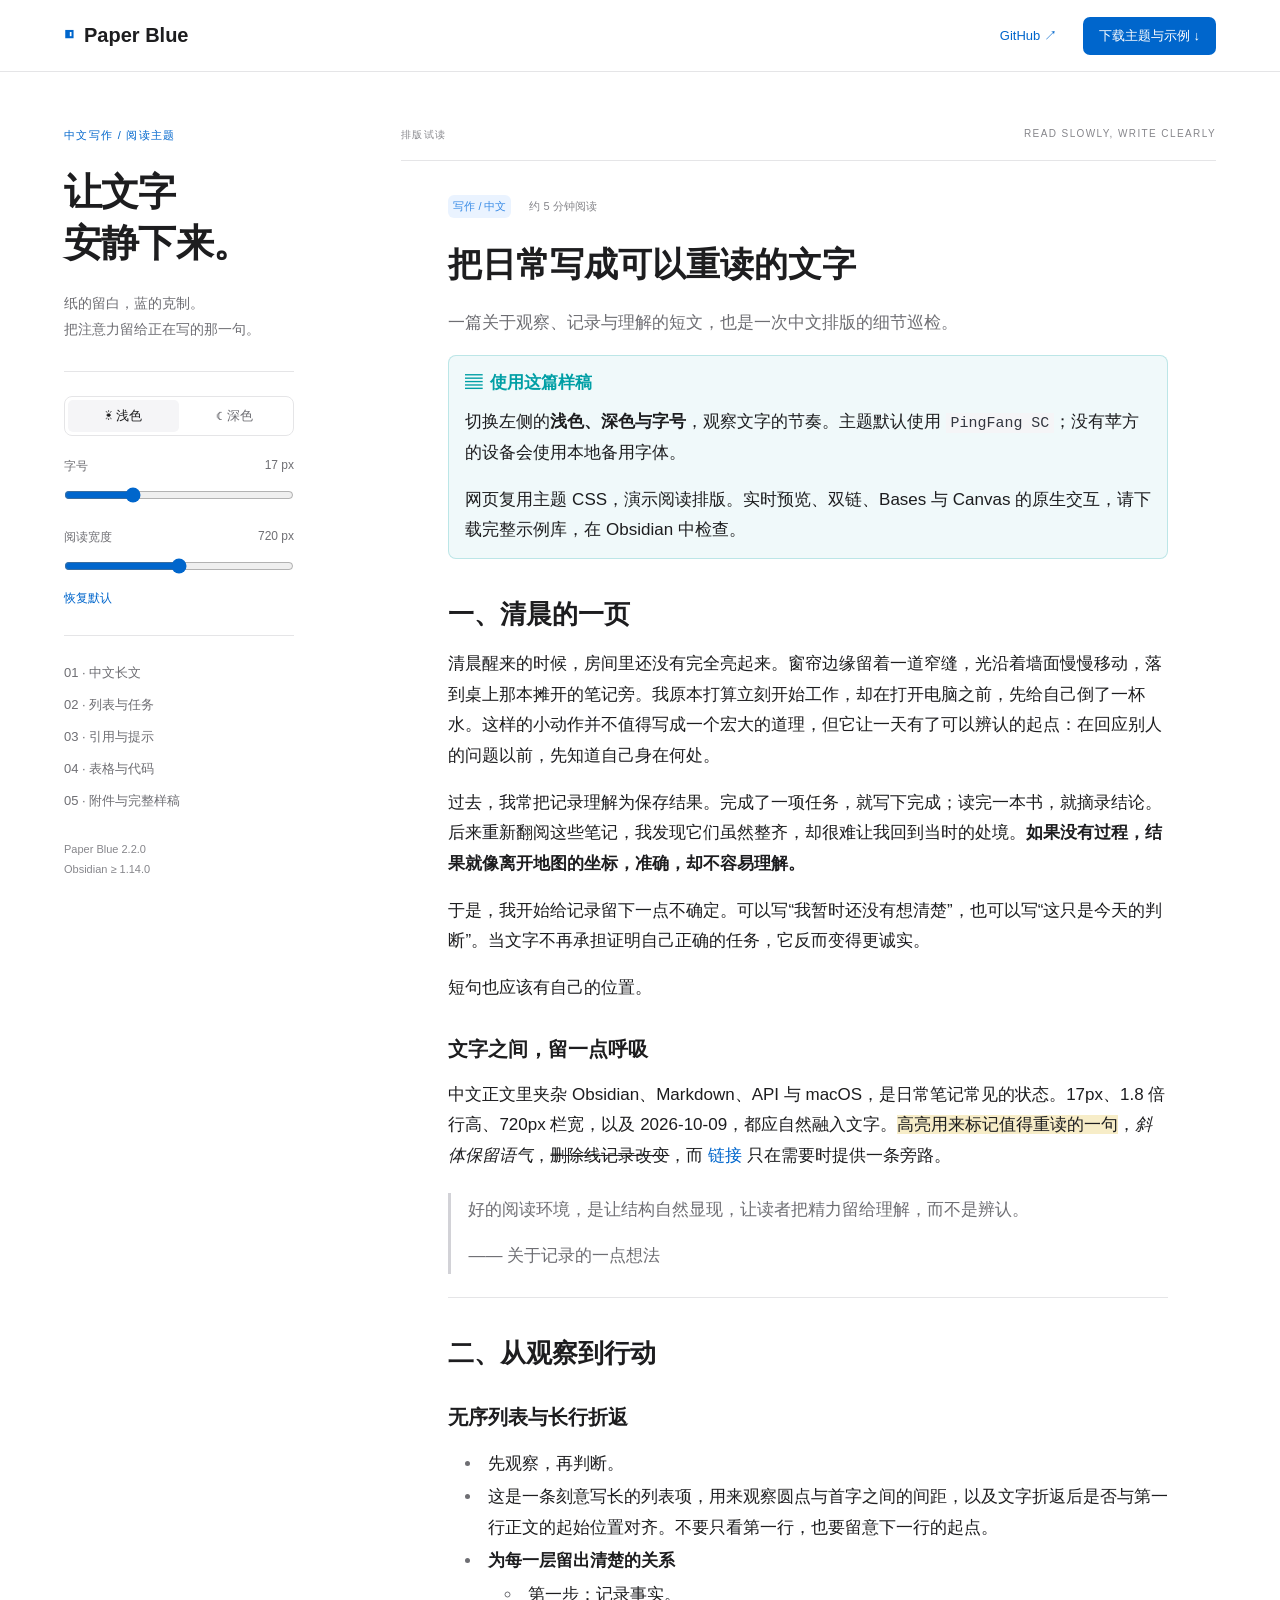
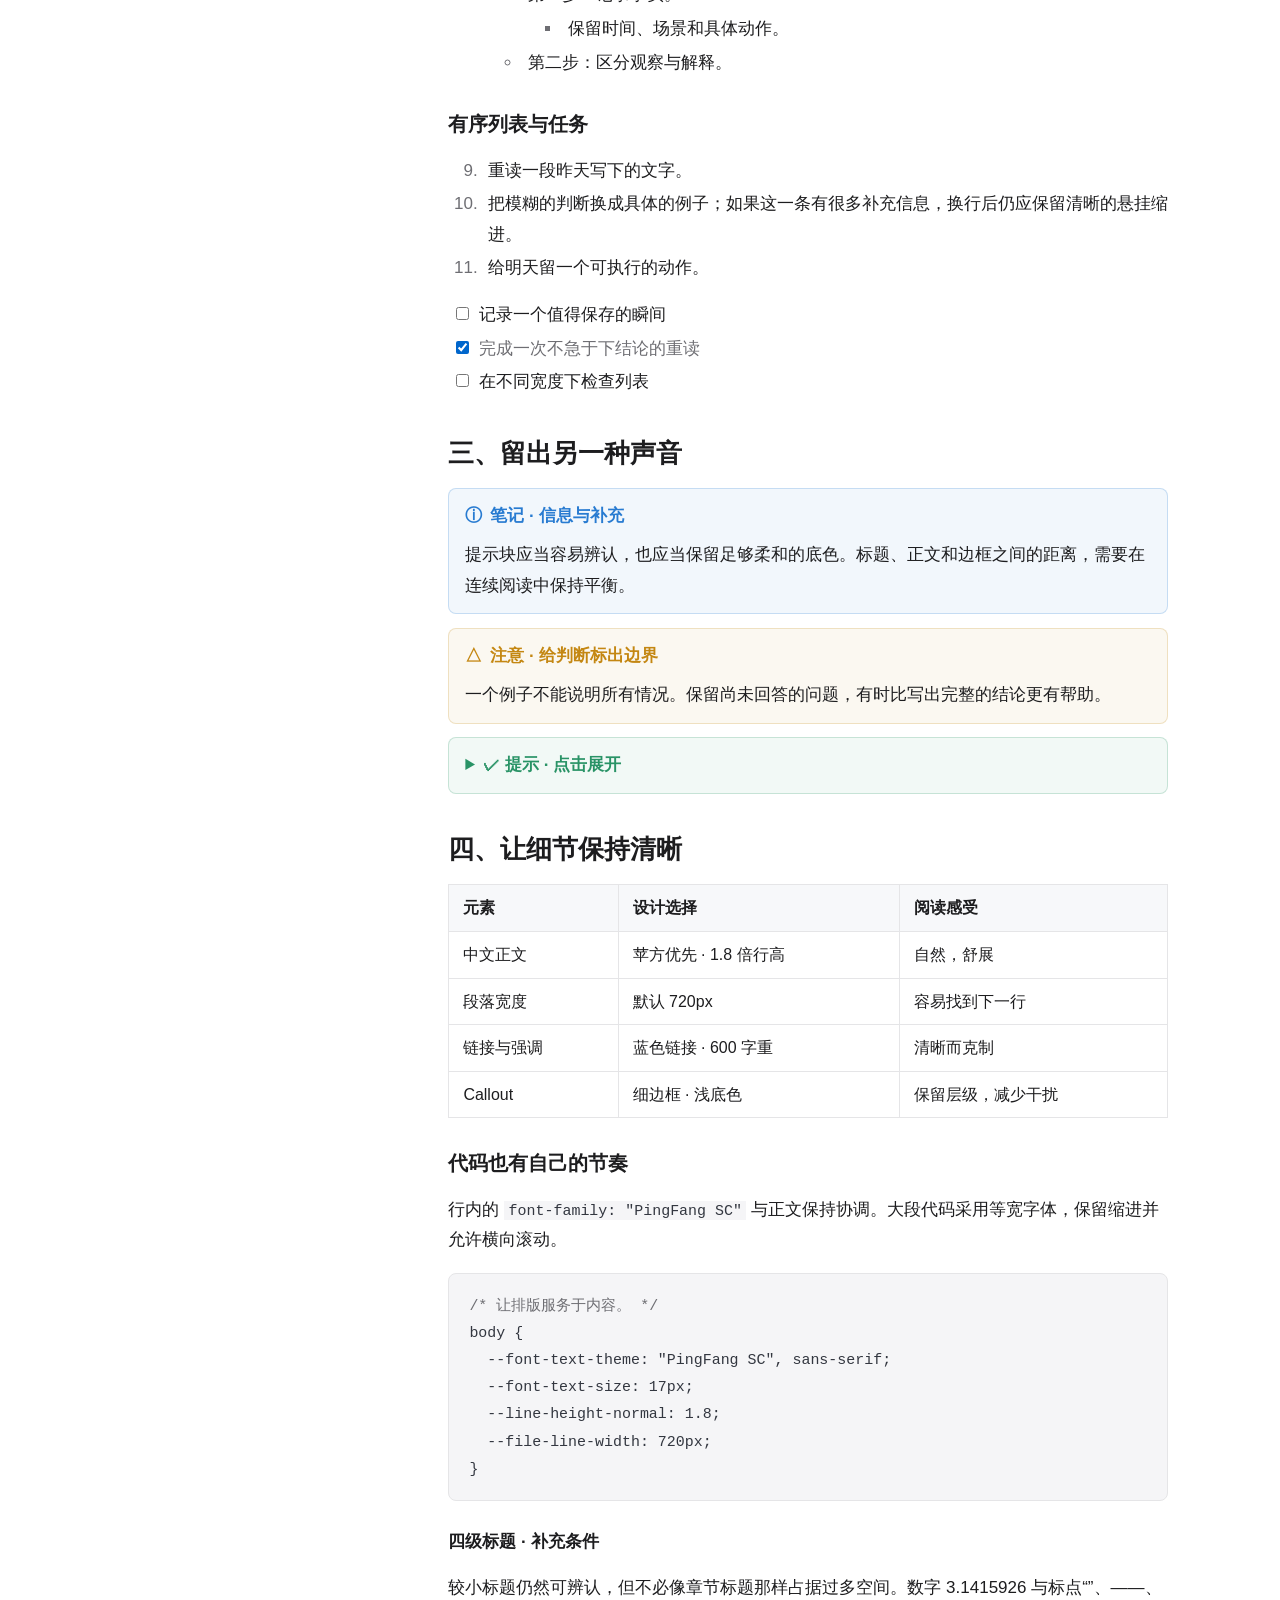
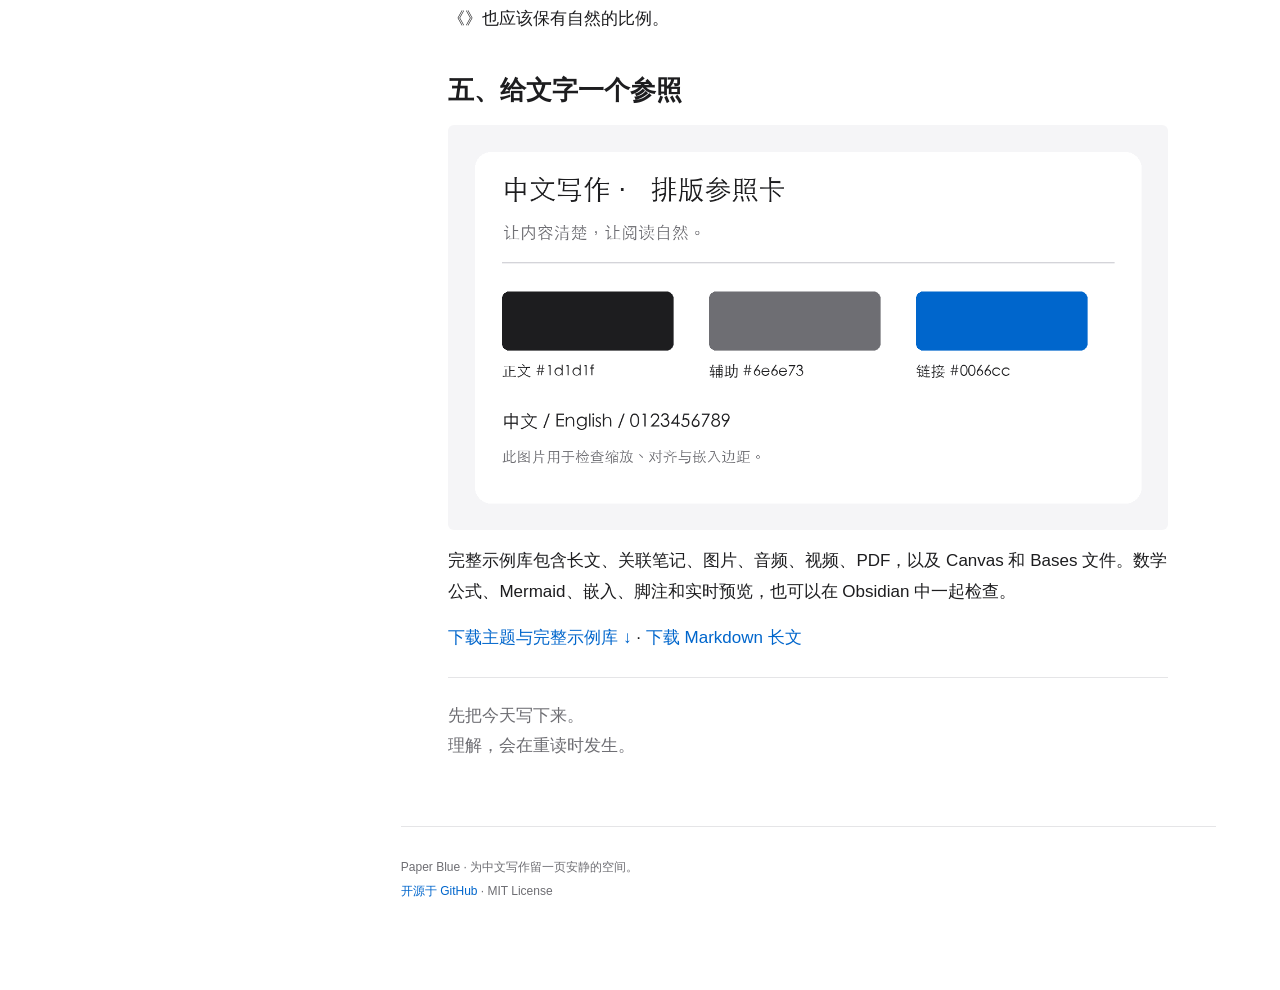
<file: docs/index.html>
<!doctype html>
<html lang="zh-CN"><head><meta charset="utf-8"><meta name="viewport" content="width=device-width,initial-scale=1"><meta name="description" content="Paper Blue：面向中文写作与长文阅读的 Obsidian 主题。在线体验浅色、深色、列表和 Callout。"><title>Paper Blue · 让文字安静下来</title><link rel="stylesheet" href="base.css"><link rel="stylesheet" href="theme.css"><link rel="stylesheet" href="site.css"></head>
<body class="theme-light">
<header class="topbar"><a class="brand" href="#">◧ <span>Paper Blue</span></a><nav aria-label="外部导航"><a href="https://github.com/jaylinwang/paper-blue">GitHub ↗</a><a class="download" href="paper-blue-demo.zip" download>下载主题与示例 ↓</a></nav></header>
<div class="layout"><aside><p class="eyebrow">中文写作 / 阅读主题</p><h1>让文字<br>安静下来。</h1><p class="intro">纸的留白，蓝的克制。<br>把注意力留给正在写的那一句。</p><div class="controls"><div class="mode" role="group" aria-label="配色模式"><button data-mode="light" aria-pressed="true">☀ 浅色</button><button data-mode="dark" aria-pressed="false">☾ 深色</button></div><label for="size">字号 <output id="size-value">17 px</output></label><input id="size" type="range" min="15" max="22" value="17"><label for="width">阅读宽度 <output id="width-value">720 px</output></label><input id="width" type="range" min="560" max="880" step="20" value="720"><button id="reset">恢复默认</button></div><nav class="toc" aria-label="样式目录"><a href="#prose">01 · 中文长文</a><a href="#lists">02 · 列表与任务</a><a href="#callouts">03 · 引用与提示</a><a href="#details">04 · 表格与代码</a><a href="#media">05 · 附件与完整样稿</a></nav><p class="aside-note">Paper Blue 2.2.0<br>Obsidian ≥ 1.14.0</p></aside>
<main id="main"><div class="paper-label"><span>排版试读</span><span>READ SLOWLY, WRITE CLEARLY</span></div><article class="markdown-rendered markdown-preview-view">
<div class="document-meta"><span class="tag">写作 / 中文</span><span>约 5 分钟阅读</span></div><h1>把日常写成<br class="mobile-break">可以重读的文字</h1><p class="lead">一篇关于观察、记录与理解的短文，也是一次中文排版的细节巡检。</p>
<div class="callout" data-callout="abstract" style="--callout-color:#009fa5"><div class="callout-title"><span aria-hidden="true">▤</span> 使用这篇样稿</div><div class="callout-content"><p>切换左侧的<strong>浅色、深色与字号</strong>，观察文字的节奏。主题默认使用 <code>PingFang SC</code>；没有苹方的设备会使用本地备用字体。</p><p>网页复用主题 CSS，演示阅读排版。实时预览、双链、Bases 与 Canvas 的原生交互，请下载完整示例库，在 Obsidian 中检查。</p></div></div>
<h2 id="prose">一、清晨的一页</h2><p>清晨醒来的时候，房间里还没有完全亮起来。窗帘边缘留着一道窄缝，光沿着墙面慢慢移动，落到桌上那本摊开的笔记旁。我原本打算立刻开始工作，却在打开电脑之前，先给自己倒了一杯水。这样的小动作并不值得写成一个宏大的道理，但它让一天有了可以辨认的起点：在回应别人的问题以前，先知道自己身在何处。</p><p>过去，我常把记录理解为保存结果。完成了一项任务，就写下完成；读完一本书，就摘录结论。后来重新翻阅这些笔记，我发现它们虽然整齐，却很难让我回到当时的处境。<strong>如果没有过程，结果就像离开地图的坐标，准确，却不容易理解。</strong></p><p>于是，我开始给记录留下一点不确定。可以写“我暂时还没有想清楚”，也可以写“这只是今天的判断”。当文字不再承担证明自己正确的任务，它反而变得更诚实。</p><p>短句也应该有自己的位置。</p><h3>文字之间，留一点呼吸</h3><p>中文正文里夹杂 Obsidian、Markdown、API 与 macOS，是日常笔记常见的状态。17px、1.8 倍行高、720px 栏宽，以及 2026-10-09，都应自然融入文字。<mark>高亮用来标记值得重读的一句</mark>，<em>斜体保留语气</em>，<del>删除线记录改变</del>，而 <a href="#details">链接</a> 只在需要时提供一条旁路。</p><blockquote><p>好的阅读环境，是让结构自然显现，让读者把精力留给理解，而不是辨认。</p><p>—— 关于记录的一点想法</p></blockquote><hr>
<h2 id="lists">二、从观察到行动</h2><h3>无序列表与长行折返</h3><ul><li>先观察，再判断。</li><li>这是一条刻意写长的列表项，用来观察圆点与首字之间的间距，以及文字折返后是否与第一行正文的起始位置对齐。不要只看第一行，也要留意下一行的起点。</li><li><strong>为每一层留出清楚的关系</strong><ul><li>第一步：记录事实。<ul><li>保留时间、场景和具体动作。</li></ul></li><li>第二步：区分观察与解释。</li></ul></li></ul><h3>有序列表与任务</h3><ol start="9"><li>重读一段昨天写下的文字。</li><li>把模糊的判断换成具体的例子；如果这一条有很多补充信息，换行后仍应保留清晰的悬挂缩进。</li><li>给明天留一个可执行的动作。</li></ol><ul class="contains-task-list"><li class="task-list-item"><input type="checkbox" aria-label="记录一个值得保存的瞬间">记录一个值得保存的瞬间</li><li class="task-list-item is-checked"><input type="checkbox" checked aria-label="完成一次不急于下结论的重读">完成一次不急于下结论的重读</li><li class="task-list-item"><input type="checkbox" aria-label="在不同宽度下检查列表">在不同宽度下检查列表</li></ul>
<h2 id="callouts">三、留出另一种声音</h2><div class="callout" style="--callout-color:#287bd1"><div class="callout-title"><span aria-hidden="true">ⓘ</span> 笔记 · 信息与补充</div><div class="callout-content"><p>提示块应当容易辨认，也应当保留足够柔和的底色。标题、正文和边框之间的距离，需要在连续阅读中保持平衡。</p></div></div><div class="callout" style="--callout-color:#c48712"><div class="callout-title"><span aria-hidden="true">△</span> 注意 · 给判断标出边界</div><div class="callout-content"><p>一个例子不能说明所有情况。保留尚未回答的问题，有时比写出完整的结论更有帮助。</p></div></div><details class="callout" style="--callout-color:#299366"><summary class="callout-title">✓ 提示 · 点击展开</summary><div class="callout-content"><p>折叠可以收起补充内容，而不打断主线。这里使用浏览器原生折叠交互模拟阅读体验。</p></div></details>
<h2 id="details">四、让细节保持清晰</h2><div class="table-scroll"><table><thead><tr><th>元素</th><th>设计选择</th><th>阅读感受</th></tr></thead><tbody><tr><td>中文正文</td><td>苹方优先 · 1.8 倍行高</td><td>自然，舒展</td></tr><tr><td>段落宽度</td><td>默认 720px</td><td>容易找到下一行</td></tr><tr><td>链接与强调</td><td>蓝色链接 · 600 字重</td><td>清晰而克制</td></tr><tr><td>Callout</td><td>细边框 · 浅底色</td><td>保留层级，减少干扰</td></tr></tbody></table></div><h3>代码也有自己的节奏</h3><p>行内的 <code>font-family: "PingFang SC"</code> 与正文保持协调。大段代码采用等宽字体，保留缩进并允许横向滚动。</p><pre><code><span class="comment">/* 让排版服务于内容。 */</span>
body {
  --font-text-theme: "PingFang SC", sans-serif;
  --font-text-size: 17px;
  --line-height-normal: 1.8;
  --file-line-width: 720px;
}</code></pre><h4>四级标题 · 补充条件</h4><p>较小标题仍然可辨认，但不必像章节标题那样占据过多空间。数字 3.1415926 与标点“”、——、《》也应该保有自然的比例。</p>
<h2 id="media">五、给文字一个参照</h2><img src="examples/附件/排版参照卡.png" alt="中文排版参照卡：留白、行距、层级、链接的测试图" loading="lazy"><p>完整示例库包含长文、关联笔记、图片、音频、视频、PDF，以及 Canvas 和 Bases 文件。数学公式、Mermaid、嵌入、脚注和实时预览，也可以在 Obsidian 中一起检查。</p><p><a href="paper-blue-demo.zip" download>下载主题与完整示例库 ↓</a> · <a href="examples/中文写作与阅读全量样稿.md" download>下载 Markdown 长文</a></p><hr><p class="closing">先把今天写下来。<br>理解，会在重读时发生。</p></article><footer>Paper Blue · 为中文写作留一页安静的空间。<br><a href="https://github.com/jaylinwang/paper-blue">开源于 GitHub</a> · MIT License</footer></main></div><script src="site.js"></script></body></html>
</file>
<file: docs/base.css>
/* Minimal browser host for the Obsidian theme. Editor behavior is not emulated. */
*{box-sizing:border-box}html{scroll-behavior:smooth;scroll-padding-top:90px}body{margin:0;font-family:var(--font-text-theme);background:var(--background-primary);color:var(--text-normal)}a{color:var(--link-color);text-decoration:none}a:hover{text-decoration:underline}button,input{font:inherit}button{cursor:pointer}button:focus-visible,a:focus-visible,input:focus-visible,summary:focus-visible{outline:2px solid var(--link-color);outline-offset:4px}article{font-size:var(--font-text-size);line-height:var(--line-height-normal);max-width:var(--file-line-width)}article p{margin:var(--p-spacing) 0}article h1,article h2,article h3,article h4,article h5,article h6{margin:var(--heading-spacing) 0 .65em}article h1{font-size:var(--h1-size);line-height:var(--h1-line-height);font-weight:var(--h1-weight)}article h2{font-size:var(--h2-size);line-height:var(--h2-line-height);font-weight:var(--h2-weight)}article h3{font-size:var(--h3-size);line-height:var(--h3-line-height);font-weight:var(--h3-weight)}article h4{font-size:var(--h4-size);font-weight:var(--h4-weight)}strong{font-weight:var(--bold-weight)}article ul,article ol{padding-inline-start:var(--list-indent)}article li{margin-block:var(--list-spacing)}article blockquote{border-left:var(--blockquote-border-thickness) solid var(--blockquote-border-color);color:var(--blockquote-color)}article hr{border:0;border-top:1px solid var(--hr-color)}code{font-family:var(--font-monospace-theme);font-size:var(--code-size);background:var(--code-background);color:var(--code-normal)}pre{background:var(--code-background);overflow:auto}pre code{font-size:.88em}article img{display:block;max-width:100%;height:auto}table{border-collapse:collapse;width:100%}td,th{border:1px solid var(--background-modifier-border);padding:var(--table-cell-padding);text-align:start}th{background:var(--table-header-background)}.callout-title{display:flex;align-items:center;color:var(--callout-color)}summary.callout-title{display:list-item;cursor:pointer}.task-list-item{list-style:none}.task-list-item input{margin-inline-start:-1.55em;margin-inline-end:.6em;accent-color:var(--interactive-accent)}.tag{background:var(--tag-background);color:var(--tag-color);border-radius:var(--tag-radius);padding:var(--tag-padding-y) var(--tag-padding-x)}mark{background:#e8c95b55;color:inherit}.comment{color:var(--text-muted)}
</file>
<file: docs/theme.css>
/* Paper Blue 2.2 — Chinese writing typography inspired by Apple China.
   References: https://www.apple.com.cn/v/homepage/a/styles/main.built.css
               https://www.apple.com.cn/global-cn/styles/sfpro-cn.css
   Local system fonts only. No Apple web fonts are downloaded or redistributed.
   Body line-height 1.8 and zero tracking suit long-form Chinese; heading sizes
   are adapted for notes. Font size remains adjustable through Obsidian settings. */
body {
  --font-text-theme: "PingFang SC", -apple-system, BlinkMacSystemFont, "SF Pro Text", "Helvetica Neue", "Microsoft YaHei", sans-serif;
  --font-interface-theme: "PingFang SC", -apple-system, BlinkMacSystemFont, "Microsoft YaHei", sans-serif;
  --font-monospace-theme: "SFMono-Regular", Consolas, "Liberation Mono", monospace;
  --font-text-size: 17px;
  --line-height-normal: 1.8;
  --line-height-tight: 1.4;
  --file-line-width: 720px;
  --file-margins: 40px clamp(24px, 4vw, 52px) 80px;
  --p-spacing: 0.95em;
  --heading-spacing: 1.5em;
  --h1-size: 2em;
  --h2-size: 1.5em;
  --h3-size: 1.18em;
  --h4-size: 1em;
  --h5-size: 0.94em;
  --h6-size: 0.88em;
  --h1-weight: 600;
  --h2-weight: 600;
  --h3-weight: 600;
  --h4-weight: 600;
  --h5-weight: 600;
  --h6-weight: 600;
  --h1-line-height: 1.3;
  --h2-line-height: 1.4;
  --h3-line-height: 1.5;
  --bold-weight: 600;
  --inline-title-size: 2.12em;
  --inline-title-weight: 600;
  --inline-title-line-height: 1.3;
  --list-indent: 2em;
  --list-indent-editing: 0.5em;
  --list-spacing: 0.16em;
  --callout-border-width: 1px;
  --callout-border-opacity: 0.22;
  --callout-radius: 8px;
  --callout-padding: 12px 16px;
  --blockquote-border-thickness: 3px;
  --blockquote-font-style: normal;
  --link-decoration: none;
  --link-decoration-hover: underline;
  --link-external-decoration: none;
  --link-external-decoration-hover: underline;
  --link-unresolved-opacity: 0.8;
  --link-unresolved-decoration-style: dotted;
  --code-size: 0.88em;
  --code-radius: 4px;
  --tag-radius: 6px;
  --tag-padding-x: 0.45em;
  --tag-padding-y: 0.15em;
  --table-cell-padding: 10px 14px;
  --table-white-space: normal;
}

.theme-light {
  --background-primary: #ffffff;
  --background-primary-alt: #fafafa;
  --background-secondary: #f5f5f7;
  --background-secondary-alt: #eef0f3;
  --background-modifier-border: #e5e5e7;
  --background-modifier-hover: rgba(0, 102, 204, 0.06);
  --text-normal: #1d1d1f;
  --text-muted: #6e6e73;
  --text-faint: #86868b;
  --text-accent: #0066cc;
  --text-accent-hover: #004f9e;
  --text-selection: rgba(0, 102, 204, 0.16);
  --interactive-accent: #0066cc;
  --interactive-accent-hover: #004f9e;
  --link-color: #0066cc;
  --link-color-hover: #004f9e;
  --link-external-color: #0066cc;
  --link-external-color-hover: #004f9e;
  --link-unresolved-color: #0066cc;
  --blockquote-color: #6e6e73;
  --blockquote-border-color: #d2d2d7;
  --blockquote-background-color: transparent;
  --code-background: #f5f5f7;
  --code-normal: #333740;
  --tag-background: #eaf3ff;
  --tag-background-hover: #deecff;
  --tag-color: #388be6;
  --tag-color-hover: #246fc2;
  --table-header-background: #f7f8fa;
  --hr-color: #e5e5e7;
}

.theme-dark {
  --background-primary: #202329;
  --background-primary-alt: #252930;
  --background-secondary: #1b1e24;
  --background-secondary-alt: #171a20;
  --background-modifier-border: #363c46;
  --text-normal: #e0e3e8;
  --text-muted: #abb4c2;
  --text-faint: #7f899a;
  --text-accent: #84adff;
  --text-accent-hover: #a9c5ff;
  --text-selection: rgba(132, 173, 255, 0.2);
  --interactive-accent: #477ce8;
  --interactive-accent-hover: #588df7;
  --link-color: #84adff;
  --link-color-hover: #a9c5ff;
  --link-external-color: #84adff;
  --link-external-color-hover: #a9c5ff;
  --link-unresolved-color: #84adff;
  --blockquote-color: #abb4c2;
  --blockquote-border-color: #505c6d;
  --blockquote-background-color: transparent;
  --code-background: #2c313b;
  --code-normal: #dce3ee;
  --tag-background: #283b5b;
  --tag-color: #99c0ff;
  --table-header-background: #292e37;
  --hr-color: #363c46;
}

/* Scope typography to notes; sidebars, menus, and dialogs retain compact UI sizing. */
.markdown-rendered,
.markdown-source-view.mod-cm6 {
  --h1-color: var(--text-normal);
  --h2-color: var(--text-normal);
  --h3-color: var(--text-normal);
  --h4-color: var(--text-normal);
  --h5-color: var(--text-normal);
  --h6-color: var(--text-muted);
}

.inline-title {
  margin-bottom: 1em;
  letter-spacing: 0;
  text-wrap: pretty;
}
.markdown-rendered blockquote {
  margin: 1.25em 0;
  padding: 0.1em 0 0.1em 1em;
  border-radius: 0;
}
.markdown-rendered blockquote > :first-child { margin-top: 0; }
.markdown-rendered blockquote > :last-child { margin-bottom: 0; }
.markdown-rendered blockquote strong { color: inherit; }
.markdown-rendered hr { margin: 1.35em 0; }
.markdown-rendered :not(pre) > code {
  padding: 0.12em 0.3em;
  overflow-wrap: anywhere;
  box-decoration-break: clone;
  -webkit-box-decoration-break: clone;
}
.markdown-rendered pre {
  border: 1px solid var(--background-modifier-border);
  border-radius: 8px;
  padding: 18px 20px;
}
.markdown-rendered pre code { line-height: 1.65; }
.markdown-rendered img { border-radius: 6px; }
.markdown-rendered a { text-underline-offset: 3px; }
.markdown-rendered table { font-size: 0.94em; }
.markdown-rendered th { font-weight: 600; }
/* Only Live Preview gets document heading spacing. Plain source stays compact.
   Do not change CM whitespace, line display, transforms or cursor geometry. */
.markdown-source-view.mod-cm6.is-live-preview .cm-line.HyperMD-header {
  padding-top: 0.45em;
  padding-bottom: 0;
}
.markdown-source-view.mod-cm6.is-live-preview .cm-line.HyperMD-header-1 {
  padding-top: 0.35em;
}
.markdown-source-view.mod-cm6 .cm-line.HyperMD-quote { color: var(--blockquote-color); }

/* Chinese punctuation and Latin text keep natural spacing in both note views.
   Do not apply Latin negative tracking or full justification to Chinese. */
.markdown-preview-view,
.markdown-source-view.mod-cm6 .cm-content {
  letter-spacing: 0;
  word-spacing: normal;
  text-align: start;
  line-break: strict;
  word-break: normal;
  -webkit-font-smoothing: antialiased;
}
.markdown-rendered :is(p, li, blockquote) {
  overflow-wrap: anywhere;
}
.markdown-rendered :is(h1, h2, h3, h4, h5, h6) {
  letter-spacing: 0;
  text-wrap: pretty;
}
.markdown-rendered li > :is(ul, ol) {
  margin-block: 0.2em;
}
.markdown-rendered li > p {
  margin-block: 0.45em;
}
.markdown-rendered :is(ul, ol) > li::marker {
  color: var(--text-muted);
}
/* Reading view: padding applies to the entire item, including wrapped lines. */
.markdown-rendered :is(ul, ol) > li:not(.task-list-item) {
  padding-inline-start: 0.35em;
}
/* Keep the painted bullet separate from the source text/caret. */
.markdown-rendered ul.has-list-bullet > li > .list-bullet {
  margin-inline-start: -1em;
}
/* Use a stable marker box for one-, two- and three-digit numbers. Do not
   override CM's line padding/text-indent: its own hanging-indent measurement
   and the native continuation-indent rule remain in charge of wrapped lines. */
.markdown-source-view.mod-cm6.is-live-preview .cm-formatting-list-ol {
  display: inline-block;
  min-width: calc(var(--list-indent) + var(--list-indent-editing));
  box-sizing: border-box;
  padding-inline-start: 0;
  padding-inline-end: 0.45em;
  text-align: end;
  font-variant-numeric: tabular-nums;
}
.markdown-source-view.mod-cm6.is-live-preview .cm-formatting-list-ul .list-bullet::after {
  translate: -0.2em 0;
}
.markdown-source-view.mod-cm6 .cm-formatting {
  color: var(--text-faint);
}
.markdown-source-view.mod-cm6 .cm-formatting-link {
  color: var(--text-muted);
}
.markdown-source-view.mod-cm6 .cm-active .cm-formatting {
  color: var(--text-muted);
}
.markdown-source-view.mod-cm6 .cm-inline-code {
  border-radius: 3px;
  /* No added horizontal padding: avoid a shifting caret when markup appears. */
}
.markdown-source-view.mod-cm6 .HyperMD-codeblock,
.markdown-rendered pre {
  line-height: 1.6;
  tab-size: 4;
}
/* Obsidian 1.14 uses CSS colors, rather than RGB channel tuples.
   Cover both Reading view and CM-rendered callout widgets. */
:is(.markdown-rendered, .markdown-source-view.mod-cm6) .callout {
  border: var(--callout-border-width) solid color-mix(in srgb, var(--callout-color) 22%, transparent);
  border-radius: var(--callout-radius);
  padding: var(--callout-padding);
  margin-block: 0.8em;
  background-color: color-mix(in srgb, var(--callout-color) 6%, var(--background-primary));
  mix-blend-mode: normal;
}
/* CM can insert a render wrapper between the embed block and the callout.
   Match top-level callouts across that wrapper, preserving nested spacing. */
.markdown-source-view.mod-cm6.is-live-preview .cm-embed-block .callout:not(.callout .callout) {
  margin-block: 0;
}
/* The callout already has its own border. Suppress only its redundant editor
   hover outline; leave the edit action and other embedded blocks unchanged. */
.markdown-source-view.mod-cm6.is-live-preview .cm-embed-block:has(.callout) {
  --embed-block-shadow-hover: none;
}
:is(.markdown-rendered, .markdown-source-view.mod-cm6) .callout-title {
  font-weight: 600;
  gap: 8px;
}
:is(.markdown-rendered, .markdown-source-view.mod-cm6) .callout-content > :first-child { margin-top: 0.5em; }
:is(.markdown-rendered, .markdown-source-view.mod-cm6) .callout-content > :last-child { margin-bottom: 0; }
.markdown-rendered table :is(td, th) {
  line-height: 1.6;
  vertical-align: top;
}
.markdown-rendered .task-list-item.is-checked {
  color: var(--text-muted);
}
.markdown-rendered a:focus-visible {
  outline: 2px solid var(--link-color);
  outline-offset: 3px;
  border-radius: 2px;
}

@media (max-width: 600px) {
  body { --file-margins: 24px 22px 48px; --font-text-size: 17px; }
}
@media print {
  body { --file-margins: 0; }
  .markdown-rendered { color: #1d1d1f; background: #fff; }
}

/* Application chrome inspired by the supplied ChatGPT/Codex reference.
   Keep these tokens separate from document colors and editor geometry. */
.theme-light {
  --pb-shell: #e8f0f2;
  --pb-sidebar: #f7f9fa;
  --pb-ui-hover: #eef1f2;
  --pb-ui-selected: #e7edef;
  --pb-ui-border: #e7ebed;
  --pb-ui-text: #444b50;
  --pb-ui-muted: #737c82;
  --pb-ui-shadow: 0 4px 18px rgb(30 50 60 / 6%);
}
.theme-dark {
  --pb-shell: #202729;
  --pb-sidebar: #242a2c;
  --pb-ui-hover: #30383a;
  --pb-ui-selected: #384245;
  --pb-ui-border: #363e41;
  --pb-ui-text: #dde3e5;
  --pb-ui-muted: #a1adb2;
  --pb-ui-shadow: 0 4px 18px rgb(0 0 0 / 18%);
}
body {
  --titlebar-background: var(--pb-shell);
  --titlebar-background-focused: var(--pb-shell);
  --titlebar-text-color: var(--pb-ui-muted);
  --titlebar-text-color-focused: var(--pb-ui-text);
  --ribbon-background: var(--pb-shell);
  --ribbon-background-collapsed: var(--pb-shell);
  --tab-container-background: var(--pb-shell);
  --sidebar-tab-container-background: var(--pb-shell);
  --tab-text-color: var(--pb-ui-muted);
  --tab-text-color-focused-active-current: var(--pb-ui-text);
  --tab-divider-color: transparent;
  --tab-outline-color: transparent;
  --tab-outline-width: 0px;
  --tab-radius: 9px;
  --tab-radius-active: 9px;
  --tab-background-active: var(--background-primary);
  --tab-inner-background-hover: var(--pb-ui-hover);
  --divider-color: var(--pb-ui-border);
  --nav-item-color: var(--pb-ui-text);
  --nav-item-color-hover: var(--pb-ui-text);
  --nav-item-color-active: var(--pb-ui-text);
  --nav-item-background-hover: var(--pb-ui-hover);
  --nav-item-background-active: var(--pb-ui-selected);
  --nav-item-background-selected: var(--pb-ui-selected);
  --nav-item-radius: 9px;
  --nav-item-padding: 7px 10px 7px 24px;
  --nav-item-parent-padding: 7px 10px 7px 24px;
  --nav-item-margin-bottom: 2px;
  --nav-item-weight-active: 500;
  --status-bar-background: var(--background-primary);
  --status-bar-border-color: var(--pb-ui-border);
  --status-bar-text-color: var(--pb-ui-muted);
  --status-bar-radius: 10px 0 0 0;
  --input-radius: 10px;
  --search-input-radius: 12px;
  --button-radius: 10px;
  --modal-radius: 16px;
  --modal-border-color: var(--pb-ui-border);
  --modal-sidebar-background: var(--pb-sidebar);
  --modal-shadow: var(--pb-ui-shadow);
  --prompt-border-color: var(--pb-ui-border);
}
/* Desktop-only chrome: preserve mobile navigation and native resize handles. */
body:not(.is-mobile) .workspace {
  background: var(--pb-shell);
}
body:not(.is-mobile) .workspace-split:is(.mod-primary-split, .mod-secondary-split) .workspace-leaf-content:not([data-type="markdown"]):not([data-type="canvas"]) {
  background: var(--pb-sidebar);
}
body:not(.is-mobile) .workspace-split:is(.mod-primary-split, .mod-secondary-split) .workspace-sidedock-vault-profile {
  background: var(--pb-sidebar);
  border-top: 1px solid var(--pb-ui-border);
}
body:not(.is-mobile) .workspace-split.mod-root .workspace-tabs:not(.mod-stacked) > .workspace-tab-container {
  border-radius: 12px 12px 0 0;
}
body:not(.is-mobile) .workspace-ribbon .clickable-icon {
  border-radius: 10px;
  color: var(--pb-ui-muted);
}
body:not(.is-mobile) .workspace-ribbon .clickable-icon:hover {
  background: var(--pb-ui-selected);
  color: var(--pb-ui-text);
}
.workspace-split:is(.mod-primary-split, .mod-secondary-split) .nav-header {
  padding: 10px 8px;
}
.workspace-split:is(.mod-primary-split, .mod-secondary-split) .nav-buttons-container {
  gap: 5px;
}
.workspace-split:is(.mod-primary-split, .mod-secondary-split) .nav-files-container {
  padding-inline: 8px;
}
.workspace-split:is(.mod-primary-split, .mod-secondary-split) .search-input-container input {
  background: var(--background-primary);
  border-color: var(--pb-ui-border);
  box-shadow: 0 1px 4px rgb(0 0 0 / 3%);
}
.workspace .view-header {
  border-bottom: 1px solid var(--pb-ui-border);
}
.workspace .view-header-title-container {
  color: var(--pb-ui-muted);
}
.workspace :is(.view-actions, .nav-buttons-container) .clickable-icon {
  border-radius: 8px;
}
.workspace :is(.view-actions, .nav-buttons-container) .clickable-icon:hover {
  background: var(--pb-ui-hover);
}
/* Preserve keyboard navigation feedback even with softer pointer hover colors. */
.workspace :is(.clickable-icon, .nav-file-title, .nav-folder-title):focus-visible {
  outline: 2px solid var(--interactive-accent);
  outline-offset: -2px;
}

/* Rounded panel silhouettes, matching the desktop reference. Native sidebar
   classes are primary/secondary in Obsidian 1.14. Clip only existing content
   containers; split resize handles live outside these containers. */
body:not(.is-mobile) {
  --pb-panel-radius: 14px;
  --ribbon-width: 52px;
  --ribbon-padding: 8px 6px 12px;
}
body:not(.is-mobile) .workspace-split.mod-primary-split {
  background: var(--pb-shell);
}
body:not(.is-mobile) .workspace-split.mod-primary-split > .workspace-tabs.mod-top > .workspace-tab-container {
  border-top-left-radius: var(--pb-panel-radius);
}
body:not(.is-mobile) .workspace-split.mod-primary-split .workspace-sidedock-vault-profile {
  border-bottom-left-radius: var(--pb-panel-radius);
  overflow: hidden;
}
body:not(.is-mobile) .workspace-split.mod-root .workspace-tabs:not(.mod-stacked) > .workspace-tab-container {
  border-radius: var(--pb-panel-radius) var(--pb-panel-radius) 0 0;
}
body:not(.is-mobile) .workspace-ribbon .side-dock-ribbon-action {
  --icon-size: 20px;
  --icon-stroke: 1.75px;
  width: 38px;
  height: 38px;
  padding: 9px;
  margin-inline: auto;
  border-radius: 11px;
}
body:not(.is-mobile) :is(.workspace-tab-header-container, .view-header, .nav-header) .clickable-icon {
  --icon-size: 18px;
  --icon-stroke: 1.75px;
  border-radius: 9px;
}

body:not(.is-mobile) .workspace-split.mod-root .workspace-tabs:not(.mod-stacked) > .workspace-tab-container > .workspace-leaf {
  border-radius: inherit;
  overflow: hidden;
}

/* Detached rounded tabs: remove native reverse curves on active AND hovered
   tabs. Space the containing strip, not each tab inside a clipped strip. */
body:not(.is-mobile) .mod-root .workspace-tabs:not(.mod-stacked) .workspace-tab-header-container-inner {
  margin-block: 5px;
  padding-block: 0;
  gap: 4px;
}
body:not(.is-mobile) .mod-root .workspace-tabs:not(.mod-stacked) .workspace-tab-header {
  margin-block: 0;
  padding: 1px 3px;
  border-radius: 9px;
  box-shadow: none;
}
body:not(.is-mobile) .mod-root .workspace-tabs:not(.mod-stacked) .workspace-tab-header::before,
body:not(.is-mobile) .mod-root .workspace-tabs:not(.mod-stacked) .workspace-tab-header::after {
  display: none;
}
body:not(.is-mobile) .mod-root .workspace-tabs:not(.mod-stacked) .workspace-tab-header.is-active {
  background: var(--background-primary);
  box-shadow: 0 1px 3px rgb(0 0 0 / 4%);
}
</file>
<file: docs/site.css>
.topbar{height:72px;border-bottom:1px solid var(--background-modifier-border);display:flex;align-items:center;justify-content:space-between;padding:0 5vw;background:var(--background-primary);position:sticky;top:0;z-index:10}.brand{font-size:20px;font-weight:600;display:flex;gap:10px;align-items:center}.brand span{color:var(--text-normal)}.topbar nav{display:flex;align-items:center;gap:26px;font-size:13px}.download{background:var(--interactive-accent);color:white;padding:10px 16px;border-radius:7px}.layout{max-width:1440px;margin:auto;display:grid;grid-template-columns:260px minmax(0,1fr);gap:6vw;padding:56px 5vw}aside{position:sticky;top:118px;align-self:start}.eyebrow{font-size:11px;letter-spacing:.12em;color:var(--text-accent);margin:0 0 24px}aside h1{font-size:38px;font-weight:600;line-height:1.35;letter-spacing:-.02em;margin:0 0 20px}.intro{font-size:14px;line-height:1.9;color:var(--text-muted)}.controls{border-block:1px solid var(--background-modifier-border);padding:24px 0;margin:28px 0;max-width:230px}.mode{display:flex;border:1px solid var(--background-modifier-border);padding:3px;border-radius:8px;margin-bottom:22px}.mode button{flex:1;border:0;background:transparent;color:var(--text-muted);border-radius:5px;padding:7px;font-size:13px}.mode button[aria-pressed=true]{background:var(--background-secondary);color:var(--text-normal)}.controls label{display:flex;justify-content:space-between;font-size:12px;color:var(--text-muted);margin-top:14px}.controls output{font-variant-numeric:tabular-nums}.controls input{width:100%;accent-color:var(--interactive-accent);margin:12px 0}#reset{background:none;border:0;padding:4px 0;color:var(--link-color);font-size:12px}.toc{display:flex;flex-direction:column;gap:14px;font-size:13px}.toc a{color:var(--text-muted)}.toc a:hover{color:var(--link-color)}.aside-note{font-size:11px;color:var(--text-faint);line-height:1.8;margin-top:30px}main{min-width:0}.paper-label{display:flex;justify-content:space-between;border-bottom:1px solid var(--hr-color);padding:0 0 18px;margin-bottom:34px;font-size:10px;letter-spacing:.14em;color:var(--text-faint)}article{margin:0 auto}.document-meta{font-size:11px;display:flex;gap:18px;align-items:center;color:var(--text-faint)}article h1{margin-top:24px}.lead{color:var(--text-muted)}.table-scroll{overflow:auto}footer{border-top:1px solid var(--hr-color);margin-top:64px;padding:28px 0;font-size:12px;line-height:2;color:var(--text-muted)}.closing{color:var(--text-muted)}.mobile-break{display:none}@media(min-width:1600px){.layout{gap:100px}}@media(max-width:900px){.layout{grid-template-columns:200px minmax(0,1fr);gap:35px;padding:36px 4vw}aside h1{font-size:30px}}@media(max-width:700px){.topbar{padding:0 20px;height:64px}.brand{font-size:17px}.topbar nav{gap:12px}.download{padding:8px}.layout{display:block;padding:28px 22px}.intro{margin-bottom:0}aside{position:static}aside h1{font-size:34px}aside h1 br{display:none}.eyebrow{margin-bottom:12px}.controls{max-width:none;margin:24px 0;display:grid;grid-template-columns:1fr 1fr;column-gap:24px}.mode{grid-column:1/-1;margin-bottom:6px}.controls label{grid-row:2}.controls input{grid-row:3}.toc{flex-direction:row;flex-wrap:wrap;gap:12px 18px;margin-bottom:28px}.aside-note{display:none}.paper-label span:last-child{font-size:8px;letter-spacing:0}.paper-label{margin-top:30px}.mobile-break{display:initial}article h1{font-size:1.85em}.document-meta{font-size:10px}}@media(prefers-reduced-motion:reduce){html{scroll-behavior:auto}}
</file>
